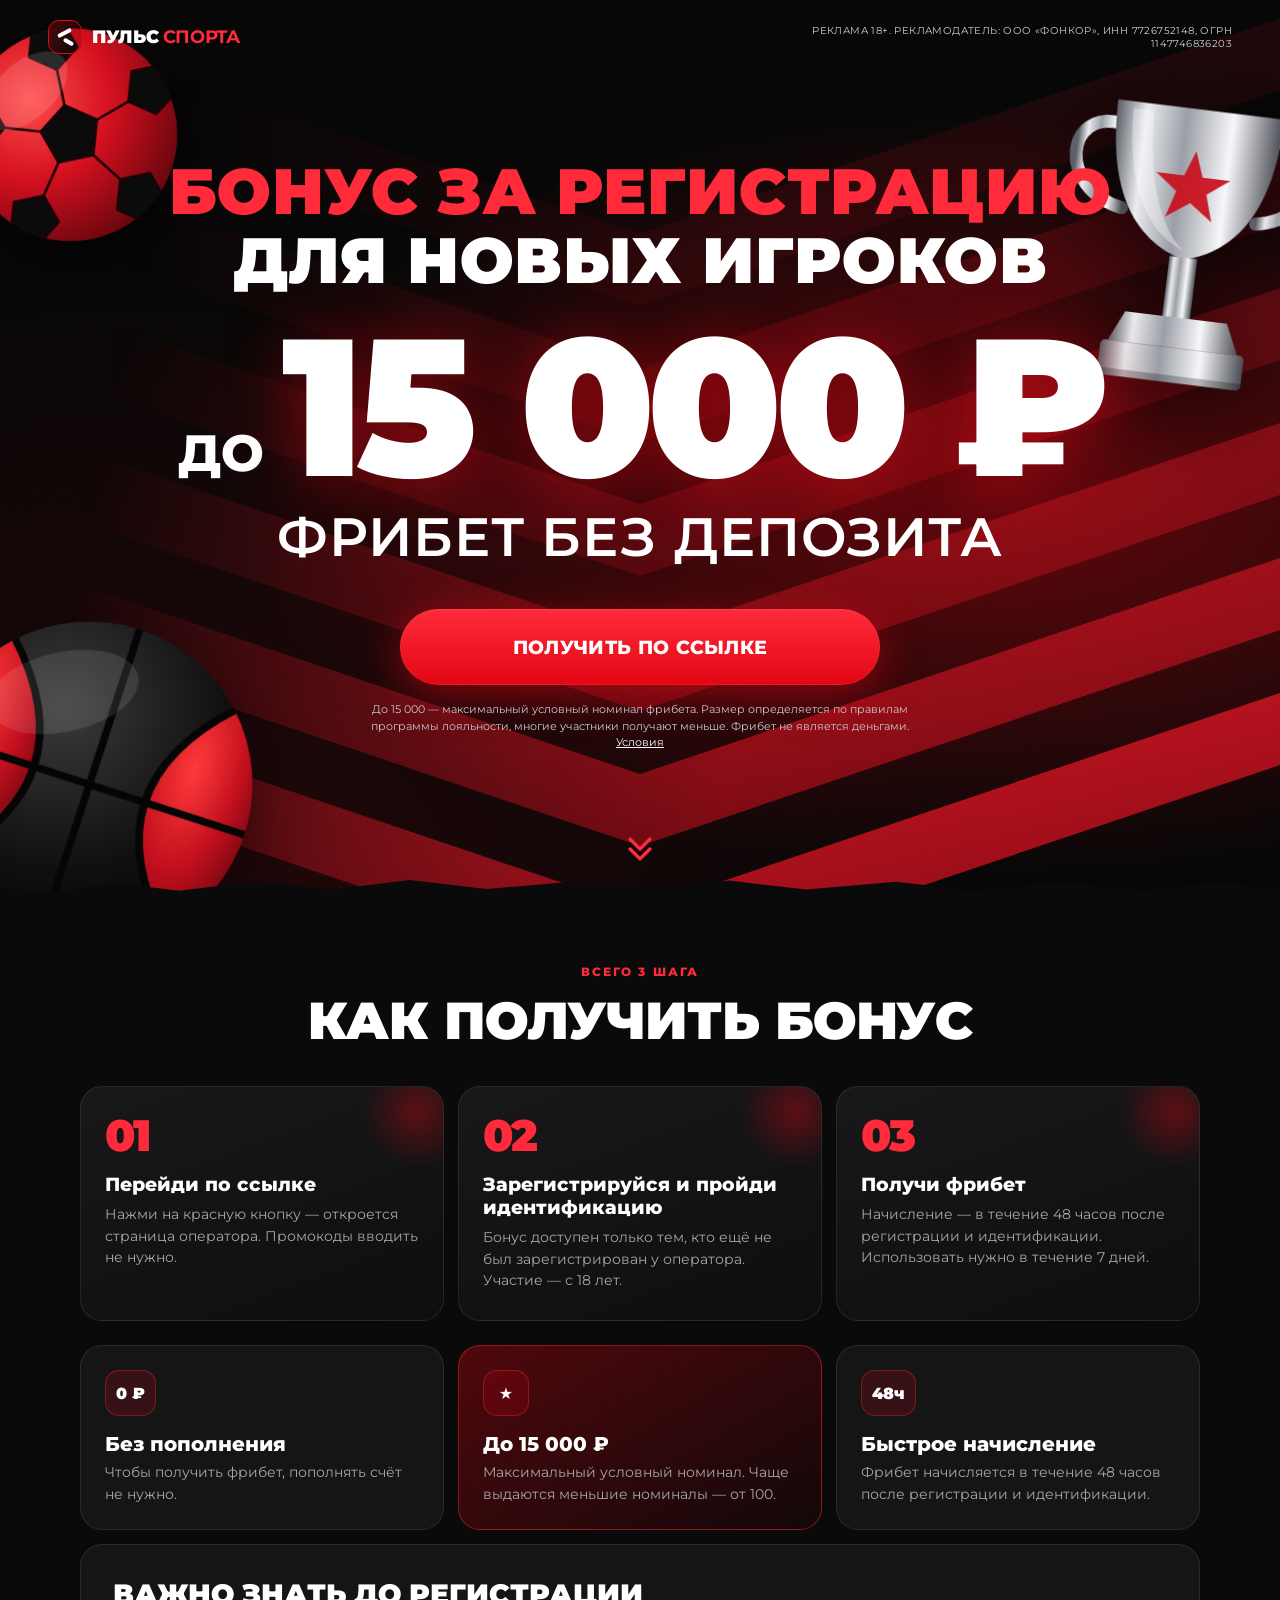
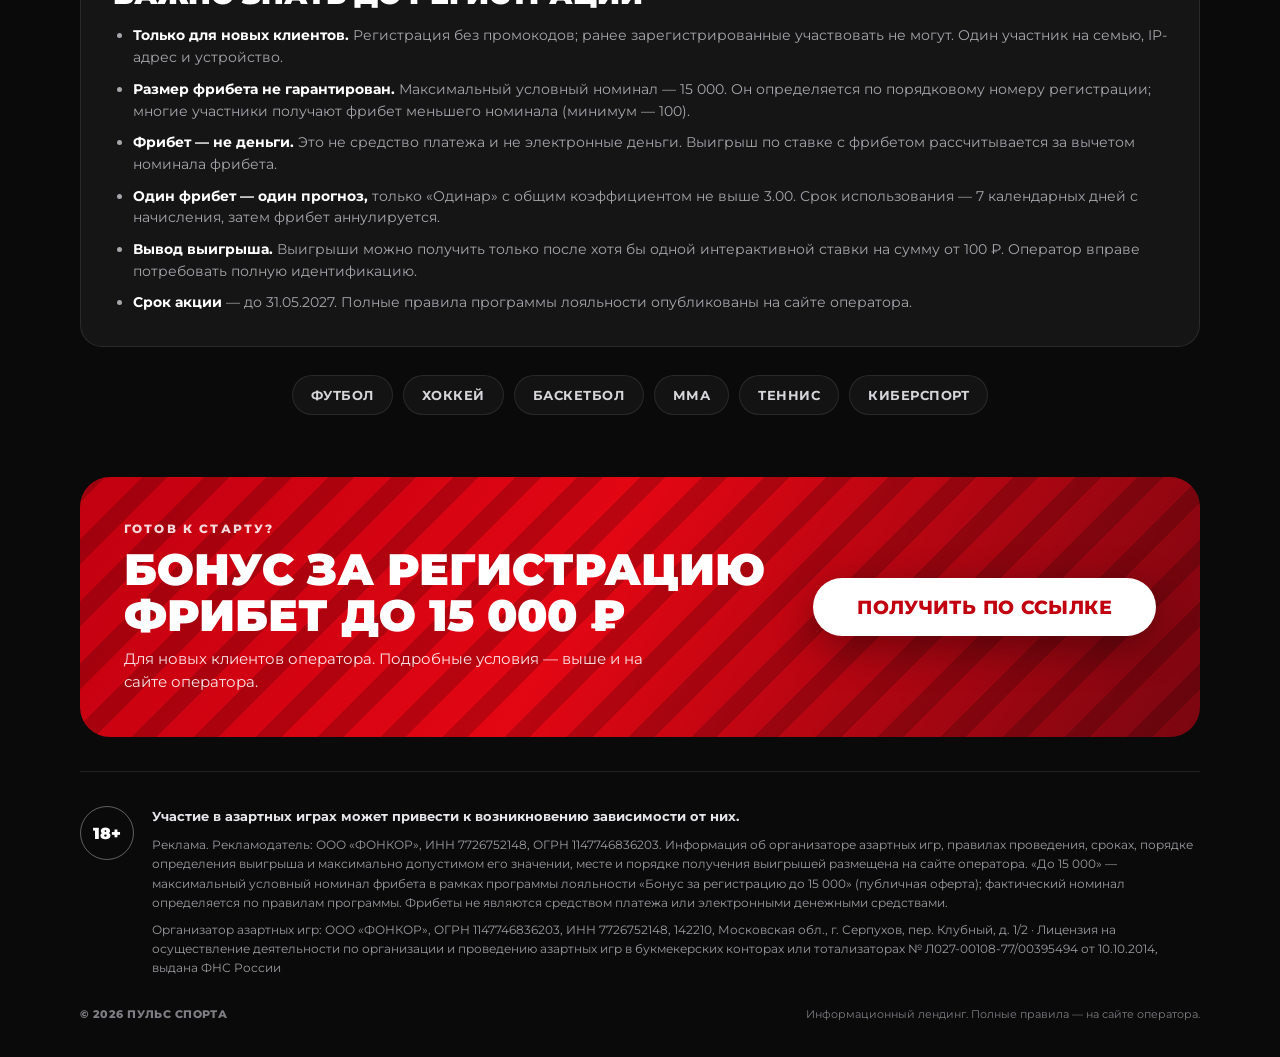
<file: index.html>
<!doctype html>
<html lang="ru">
<head>
  <meta charset="utf-8">
  <meta name="viewport" content="width=device-width,initial-scale=1,viewport-fit=cover">
  <meta name="theme-color" content="#0a0a0a">
  <meta name="color-scheme" content="dark">
  <meta name="robots" content="noindex,nofollow">
  <meta name="description" content="Фрибет до 15 000 ₽ без депозита для новых игроков. Переходи по ссылке и забирай бонус на старт.">
  <link rel="icon" href="./favicon.svg" type="image/svg+xml">
  <link rel="icon" href="./favicon-32.png" type="image/png" sizes="32x32">
  <link rel="icon" href="./favicon.ico" sizes="any">
  <link rel="apple-touch-icon" href="./apple-touch-icon.png">
  <title>Фрибет до 15 000 ₽ без депозита — Пульс Спорта</title>
  <script>document.documentElement.classList.add("js")</script>
  <!-- Yandex.Metrika counter -->
  <script type="text/javascript">
    window.dataLayer = window.dataLayer || [];
    (function(m,e,t,r,i,k,a){
        m[i]=m[i]||function(){(m[i].a=m[i].a||[]).push(arguments)};
        m[i].l=1*new Date();
        for (var j = 0; j < document.scripts.length; j++) {if (document.scripts[j].src === r) { return; }}
        k=e.createElement(t),a=e.getElementsByTagName(t)[0],k.async=1,k.src=r,a.parentNode.insertBefore(k,a)
    })(window, document,'script','https://mc.yandex.ru/metrika/tag.js?id=113568387', 'ym');

    ym(113568387, 'init', {ssr:true, webvisor:true, clickmap:true, ecommerce:"dataLayer", referrer: document.referrer, url: location.href, accurateTrackBounce:10000, trackLinks:true});
  </script>
  <!-- /Yandex.Metrika counter -->
  <link rel="preconnect" href="https://fonts.googleapis.com">
  <link rel="preconnect" href="https://fonts.gstatic.com" crossorigin>
  <link rel="stylesheet" href="https://fonts.googleapis.com/css2?family=Montserrat:wght@500;700;800;900&display=swap">
  <link rel="stylesheet" href="./styles.css">
  <script src="./config.js" defer></script>
  <script src="./app.js" defer></script>
</head>
<body>

<!-- Графика (SVG): мячи, кубок, шевроны. Всё нарисовано с нуля, без чужих логотипов -->
<svg width="0" height="0" style="position:absolute" aria-hidden="true" focusable="false">
  <defs>
    <radialGradient id="gBallRed" cx=".35" cy=".3" r=".85">
      <stop offset="0" stop-color="#ff4a4a"/><stop offset=".45" stop-color="#d3101f"/><stop offset="1" stop-color="#4a0309"/>
    </radialGradient>
    <radialGradient id="gBallDark" cx=".35" cy=".3" r=".9">
      <stop offset="0" stop-color="#3b3b3b"/><stop offset=".55" stop-color="#101010"/><stop offset="1" stop-color="#000"/>
    </radialGradient>
    <radialGradient id="gOrange" cx=".35" cy=".3" r=".9">
      <stop offset="0" stop-color="#ff3a3a"/><stop offset=".5" stop-color="#c10f1d"/><stop offset="1" stop-color="#52040b"/>
    </radialGradient>
    <linearGradient id="gSilver" x1="0" x2="1">
      <stop offset="0" stop-color="#5d6068"/><stop offset=".18" stop-color="#e9ebef"/><stop offset=".42" stop-color="#9b9ea6"/>
      <stop offset=".7" stop-color="#f6f7f9"/><stop offset="1" stop-color="#4b4e55"/>
    </linearGradient>
    <linearGradient id="gChev" x1="0" y1="0" x2="1" y2="1">
      <stop offset="0" stop-color="#ff1f2d"/><stop offset="1" stop-color="#7a0610"/>
    </linearGradient>
    <clipPath id="clipBall"><circle cx="100" cy="100" r="98"/></clipPath>
    <symbol id="ico-chevron" viewBox="0 0 24 24"><path d="M5 12h13M13 6l6 6-6 6" fill="none" stroke="currentColor" stroke-width="2.4" stroke-linecap="round" stroke-linejoin="round"/></symbol>
  </defs>
</svg>

<div class="site-shell">

  <header class="hero" id="top">
    <!-- фон: диагональные шевроны -->
    <svg class="chevrons" viewBox="0 0 100 100" preserveAspectRatio="none" aria-hidden="true">
      <g fill="url(#gChev)">
        <polygon opacity=".12" points="0,2 50,26 100,2 100,10 50,34 0,10"/>
        <polygon opacity=".2"  points="0,17 50,41 100,17 100,25 50,49 0,25"/>
        <polygon opacity=".32" points="0,32 50,56 100,32 100,40 50,64 0,40"/>
        <polygon opacity=".5"  points="0,47 50,71 100,47 100,55 50,79 0,55"/>
        <polygon opacity=".7"  points="0,62 50,86 100,62 100,70 50,94 0,70"/>
        <polygon opacity=".9"  points="0,77 50,101 100,77 100,85 50,109 0,85"/>
      </g>
    </svg>
    <div class="grain" aria-hidden="true"></div>

    <!-- мяч футбольный -->
    <svg class="deco ball-soccer" viewBox="0 0 200 200" aria-hidden="true">
      <g clip-path="url(#clipBall)">
        <circle cx="100" cy="100" r="98" fill="url(#gBallRed)"/>
        <g fill="#0b0b0b" stroke="#1a0205" stroke-width="2" stroke-linejoin="round">
          <polygon points="100,72 126.6,91.3 116.5,122.7 83.5,122.7 73.4,91.3"/>
          <g id="outerPatch"><polygon points="100,39 122.8,22.4 114.1,-4.4 85.9,-4.4 77.2,22.4"/></g>
          <use href="#outerPatch" transform="rotate(72 100 100)"/>
          <use href="#outerPatch" transform="rotate(144 100 100)"/>
          <use href="#outerPatch" transform="rotate(216 100 100)"/>
          <use href="#outerPatch" transform="rotate(288 100 100)"/>
        </g>
        <g stroke="#1a0205" stroke-width="2.4" fill="none" stroke-linecap="round">
          <path id="seam" d="M100 72V39"/>
          <use href="#seam" transform="rotate(72 100 100)"/><use href="#seam" transform="rotate(144 100 100)"/>
          <use href="#seam" transform="rotate(216 100 100)"/><use href="#seam" transform="rotate(288 100 100)"/>
        </g>
        <ellipse cx="68" cy="52" rx="46" ry="26" fill="#fff" opacity=".13" transform="rotate(-30 68 52)"/>
      </g>
    </svg>

    <!-- мяч баскетбольный -->
    <svg class="deco ball-basket" viewBox="0 0 200 200" aria-hidden="true">
      <g clip-path="url(#clipBall)">
        <circle cx="100" cy="100" r="98" fill="url(#gBallDark)"/>
        <path d="M30 30Q100 100 30 170A99 99 0 0 1 30 30Z" fill="url(#gOrange)"/>
        <path d="M170 30Q100 100 170 170A99 99 0 0 0 170 30Z" fill="url(#gOrange)"/>
        <g stroke="#050505" stroke-width="4.5" fill="none" stroke-linecap="round">
          <path d="M100 2V198M2 100H198M30 30Q100 100 30 170M170 30Q100 100 170 170"/>
        </g>
        <ellipse cx="68" cy="52" rx="46" ry="24" fill="#fff" opacity=".1" transform="rotate(-30 68 52)"/>
      </g>
    </svg>

    <!-- кубок (без эмблем) -->
    <svg class="deco trophy" viewBox="0 0 220 280" aria-hidden="true">
      <g fill="none" stroke="url(#gSilver)" stroke-width="11" stroke-linecap="round">
        <path d="M44 36C-6 28-6 98 52 108"/><path d="M176 36C226 28 226 98 168 108"/>
      </g>
      <path d="M38 16H182C182 92 156 134 110 146C64 134 38 92 38 16Z" fill="url(#gSilver)"/>
      <path d="M52 22H70C72 80 86 118 108 138C78 126 54 92 52 22Z" fill="#fff" opacity=".35"/>
      <polygon points="110,52 118,74 142,74 123,88 130,111 110,97 90,111 97,88 78,74 102,74" fill="#c9101d" opacity=".92"/>
      <rect x="98" y="144" width="24" height="52" fill="url(#gSilver)"/>
      <path d="M66 196H154L166 222H54Z" fill="url(#gSilver)"/>
      <rect x="48" y="222" width="124" height="30" rx="4" fill="url(#gSilver)"/>
      <rect x="48" y="246" width="124" height="6" fill="#000" opacity=".25"/>
    </svg>

    <div class="topbar">
      <a class="brand" href="#top" aria-label="Пульс Спорта — наверх">
        <span class="brand-mark" aria-hidden="true"><i></i><b></b></span>
        <span>ПУЛЬС <strong>СПОРТА</strong></span>
      </a>
      <p class="ad-line">Реклама 18+. Рекламодатель: <span data-cfg="advertiser">[Рекламодатель]</span><span id="erid"></span></p>
    </div>

    <div class="hero-inner">
      <h1>
        <span class="h1-red">Бонус за регистрацию</span>
        <span class="h1-white">для новых игроков</span>
      </h1>

      <div class="amount" aria-label="Фрибет до 15 000 рублей">
        <small>до</small>
        <b data-cfg="bonus.amount">15 000 ₽</b>
      </div>
      <p class="amount-sub" data-cfg="bonus.type">ФРИБЕТ БЕЗ ДЕПОЗИТА</p>

      <a class="btn-pill js-offer" href="#" data-source="hero">ПОЛУЧИТЬ ПО ССЫЛКЕ</a>
      <p class="hero-note">До 15 000 — максимальный условный номинал фрибета. Размер определяется по правилам программы лояльности, многие участники получают меньше. Фрибет не является деньгами. <a href="#rules">Условия</a></p>

      <a class="scroll-hint" href="#how" aria-label="Узнать подробнее">
        <svg viewBox="0 0 24 24" aria-hidden="true"><path d="M5 5l7 7 7-7M5 12l7 7 7-7" fill="none" stroke="currentColor" stroke-width="2.4" stroke-linecap="round" stroke-linejoin="round"/></svg>
      </a>
    </div>
    <div class="torn" aria-hidden="true"></div>
  </header>

  <main>
    <section class="section how" id="how">
      <div class="section-heading">
        <span class="kicker">ВСЕГО 3 ШАГА</span>
        <h2>Как получить бонус</h2>
      </div>
      <ol class="steps">
        <li class="step reveal">
          <span class="step-num">01</span>
          <h3>Перейди по ссылке</h3>
          <p>Нажми на красную кнопку — откроется страница оператора. Промокоды вводить не нужно.</p>
        </li>
        <li class="step reveal">
          <span class="step-num">02</span>
          <h3>Зарегистрируйся и пройди идентификацию</h3>
          <p>Бонус доступен только тем, кто ещё не был зарегистрирован у оператора. Участие — с 18 лет.</p>
        </li>
        <li class="step reveal">
          <span class="step-num">03</span>
          <h3>Получи фрибет</h3>
          <p>Начисление — в течение 48 часов после регистрации и идентификации. Использовать нужно в течение 7 дней.</p>
        </li>
      </ol>
    </section>

    <section class="section perks" aria-label="Преимущества">
      <article class="perk reveal">
        <span class="perk-ico">0 ₽</span>
        <h3>Без пополнения</h3>
        <p>Чтобы получить фрибет, пополнять счёт не нужно.</p>
      </article>
      <article class="perk perk-hot reveal">
        <span class="perk-ico">★</span>
        <h3>До <span data-cfg="bonus.amount">15 000 ₽</span></h3>
        <p>Максимальный условный номинал. Чаще выдаются меньшие номиналы — от 100.</p>
      </article>
      <article class="perk reveal">
        <span class="perk-ico">48ч</span>
        <h3>Быстрое начисление</h3>
        <p>Фрибет начисляется в течение 48 часов после регистрации и идентификации.</p>
      </article>
    </section>

    <section class="section rules reveal" id="rules" aria-label="Важные условия">
      <h2>Важно знать до регистрации</h2>
      <ul>
        <li><b>Только для новых клиентов.</b> Регистрация без промокодов; ранее зарегистрированные участвовать не могут. Один участник на семью, IP-адрес и устройство.</li>
        <li><b>Размер фрибета не гарантирован.</b> Максимальный условный номинал — 15 000. Он определяется по порядковому номеру регистрации; многие участники получают фрибет меньшего номинала (минимум — 100).</li>
        <li><b>Фрибет — не деньги.</b> Это не средство платежа и не электронные деньги. Выигрыш по ставке с фрибетом рассчитывается за вычетом номинала фрибета.</li>
        <li><b>Один фрибет — один прогноз,</b> только «Одинар» с общим коэффициентом не выше 3.00. Срок использования — 7 календарных дней с начисления, затем фрибет аннулируется.</li>
        <li><b>Вывод выигрыша.</b> Выигрыши можно получить только после хотя бы одной интерактивной ставки на сумму от 100 ₽. Оператор вправе потребовать полную идентификацию.</li>
        <li><b>Срок акции</b> — до 31.05.2027. Полные правила программы лояльности опубликованы на сайте оператора.</li>
      </ul>
    </section>

    <section class="section sports-strip reveal" aria-label="Виды спорта">
      <span class="sport-chip">Футбол</span>
      <span class="sport-chip">Хоккей</span>
      <span class="sport-chip">Баскетбол</span>
      <span class="sport-chip">ММА</span>
      <span class="sport-chip">Теннис</span>
      <span class="sport-chip">Киберспорт</span>
    </section>

    <section class="section final-cta reveal">
      <div class="final-text">
        <span class="kicker">ГОТОВ К СТАРТУ?</span>
        <h2>Бонус за регистрацию <span data-cfg="bonus.short">до 15 000 ₽</span></h2>
        <p>Для новых клиентов оператора. Подробные условия — выше и на сайте оператора.</p>
      </div>
      <a class="btn-pill btn-pill-light js-offer" href="#" data-source="final">ПОЛУЧИТЬ ПО ССЫЛКЕ</a>
    </section>

    <section class="legal section" aria-label="Юридическая информация">
      <div class="age">18+</div>
      <div>
        <p class="legal-warn"><strong>Участие в азартных играх может привести к возникновению зависимости от них.</strong></p>
        <p>Реклама. Рекламодатель: <span data-cfg="advertiser">[Рекламодатель]</span>. Информация об организаторе азартных игр, правилах проведения, сроках, порядке определения выигрыша и максимально допустимом его значении, месте и порядке получения выигрышей размещена на сайте оператора. «До 15 000» — максимальный условный номинал фрибета в рамках программы лояльности «Бонус за регистрацию до 15 000» (публичная оферта); фактический номинал определяется по правилам программы. Фрибеты не являются средством платежа или электронными денежными средствами.</p>
        <p><span data-cfg="operatorName">[Юридическое лицо оператора]</span> · <span data-cfg="licenseText">[Номер лицензии и орган, выдавший лицензию]</span></p>
      </div>
    </section>
  </main>

  <footer>
    <span>© <span id="year"></span> ПУЛЬС СПОРТА</span>
    <span>Информационный лендинг. Полные правила — на сайте оператора.</span>
  </footer>
</div>

<div class="mobile-sticky" id="mobileSticky">
  <div><small>Новым игрокам</small><b data-cfg="bonus.short">Фрибет до 15 000 ₽</b></div>
  <a class="btn-pill btn-pill-sm js-offer" href="#" data-source="sticky">ЗАБРАТЬ</a>
</div>

<noscript><div><img src="https://mc.yandex.ru/watch/113568387" style="position:absolute; left:-9999px;" alt="" /></div></noscript>
</body>
</html>
</file>
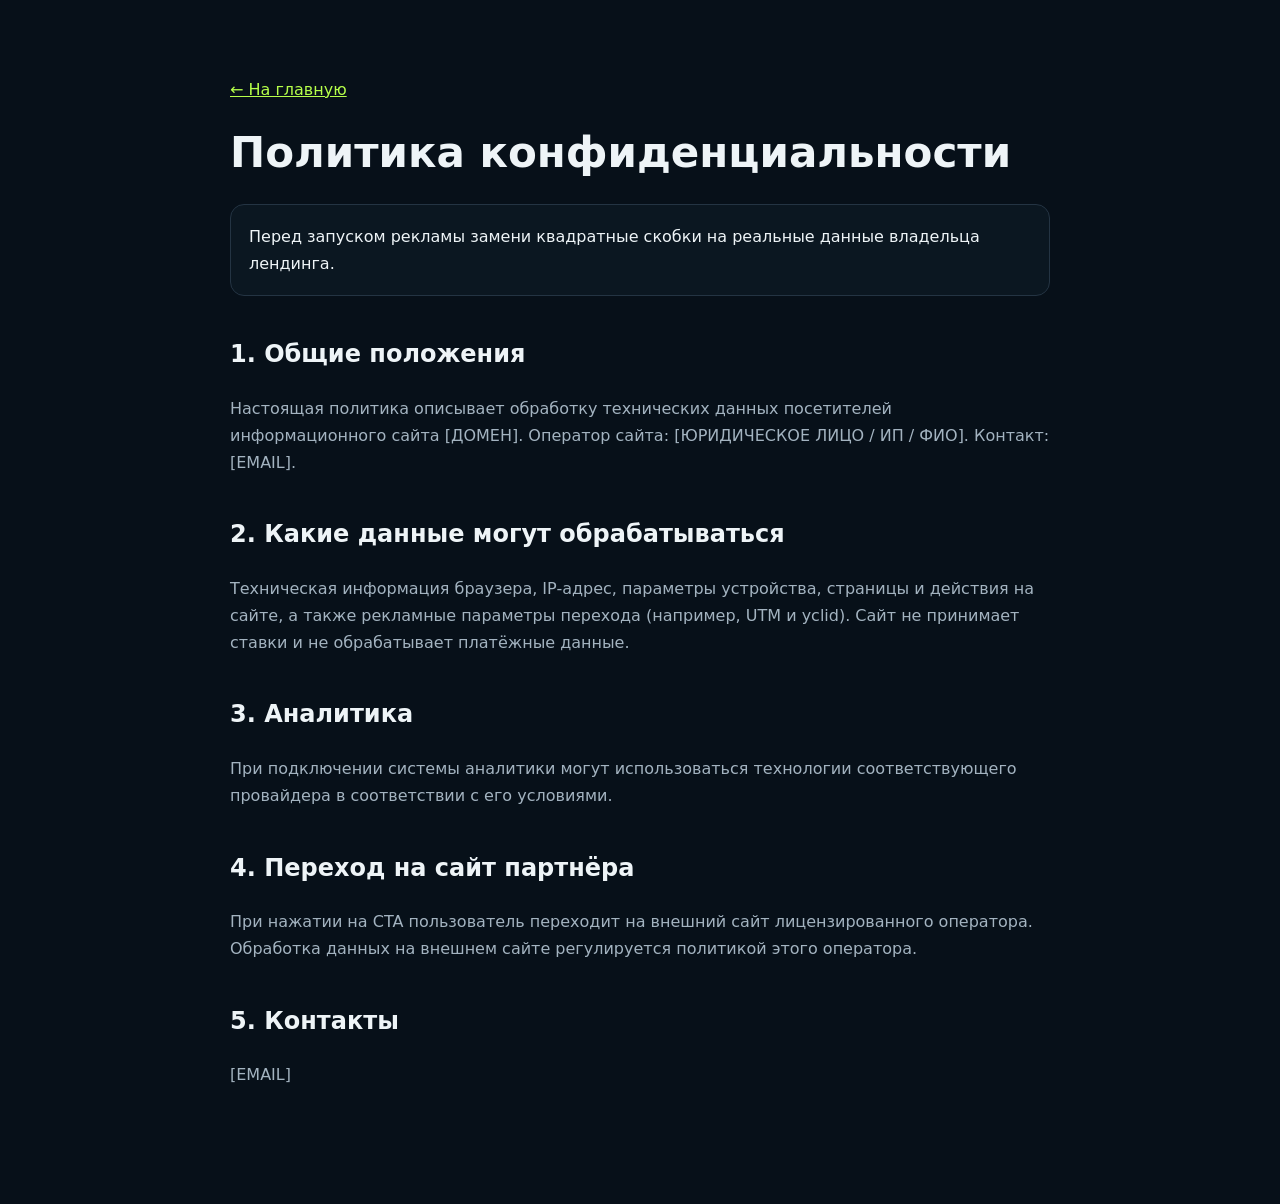
<file: privacy.html>
<!doctype html><html lang="ru"><head><meta charset="utf-8"><meta name="viewport" content="width=device-width,initial-scale=1"><title>Политика конфиденциальности — PulseMatch</title><style>body{margin:0;background:#071019;color:#eef4f7;font:16px/1.7 system-ui,-apple-system,Segoe UI,sans-serif}.w{max-width:820px;margin:auto;padding:60px 24px 100px}a{color:#b6ff4a}h1{font-size:42px;line-height:1.05}h2{margin-top:38px}p,li{color:#a3b3c0}.note{padding:18px;border:1px solid #243443;border-radius:14px;background:#0b1721}</style></head><body><main class="w"><p><a href="index.html">← На главную</a></p><h1>Политика конфиденциальности</h1><div class="note">Перед запуском рекламы замени квадратные скобки на реальные данные владельца лендинга.</div><h2>1. Общие положения</h2><p>Настоящая политика описывает обработку технических данных посетителей информационного сайта [ДОМЕН]. Оператор сайта: [ЮРИДИЧЕСКОЕ ЛИЦО / ИП / ФИО]. Контакт: [EMAIL].</p><h2>2. Какие данные могут обрабатываться</h2><p>Техническая информация браузера, IP-адрес, параметры устройства, страницы и действия на сайте, а также рекламные параметры перехода (например, UTM и yclid). Сайт не принимает ставки и не обрабатывает платёжные данные.</p><h2>3. Аналитика</h2><p>При подключении системы аналитики могут использоваться технологии соответствующего провайдера в соответствии с его условиями.</p><h2>4. Переход на сайт партнёра</h2><p>При нажатии на CTA пользователь переходит на внешний сайт лицензированного оператора. Обработка данных на внешнем сайте регулируется политикой этого оператора.</p><h2>5. Контакты</h2><p>[EMAIL]</p></main></body></html>
</file>
<file: styles.css>
:root{
  --bg:#0a0a0a; --bg2:#121212; --card:#151516; --line:rgba(255,255,255,.09);
  --text:#fff; --muted:#a6a6ab; --red:#e30613; --red2:#ff2b3a; --red-dark:#7a0610;
  --font:"Montserrat",Inter,ui-sans-serif,system-ui,-apple-system,"Segoe UI",Arial,sans-serif;
  --safe-bottom:max(12px,env(safe-area-inset-bottom));
}
*{box-sizing:border-box}
html{scroll-behavior:smooth}
body{margin:0;background:var(--bg);color:var(--text);font-family:var(--font);-webkit-font-smoothing:antialiased;overflow-x:hidden}
a{color:inherit;text-decoration:none}
a,button{-webkit-tap-highlight-color:transparent}
h1,h2,h3,p{margin:0}
.site-shell{width:100%;overflow:hidden}

/* ================= HERO ================= */
.hero{
  position:relative;min-height:100svh;max-height:980px;
  display:flex;flex-direction:column;overflow:hidden;
  background:
    radial-gradient(ellipse at 78% 55%,rgba(227,6,19,.38),transparent 55%),
    radial-gradient(ellipse at 10% 100%,rgba(227,6,19,.12),transparent 50%),
    #060606;
  isolation:isolate;
}
.chevrons{position:absolute;inset:0;width:100%;height:100%;z-index:-3;
  -webkit-mask-image:linear-gradient(100deg,transparent 12%,#000 60%);mask-image:linear-gradient(100deg,transparent 12%,#000 60%)}
.grain{position:absolute;inset:0;z-index:-2;opacity:.22;mix-blend-mode:overlay;pointer-events:none;
  background-image:url("data:image/svg+xml;utf8,<svg xmlns='http://www.w3.org/2000/svg' width='220' height='220'><filter id='n'><feTurbulence type='fractalNoise' baseFrequency='.9' numOctaves='2' stitchTiles='stitch'/><feColorMatrix values='0 0 0 0 1  0 0 0 0 1  0 0 0 0 1  0 0 0 .9 0'/></filter><rect width='100%' height='100%' filter='url(%23n)'/></svg>")}

.deco{position:absolute;z-index:-1;pointer-events:none;filter:drop-shadow(0 24px 40px rgba(0,0,0,.6))}
.ball-soccer{width:clamp(130px,17vw,250px);left:clamp(-70px,-3vw,-20px);top:clamp(-10px,2vw,30px);transform:rotate(-12deg);animation:floatA 7s ease-in-out infinite}
.ball-basket{width:clamp(180px,26vw,380px);left:clamp(-110px,-6vw,-30px);bottom:clamp(-90px,-4vw,-30px);transform:rotate(18deg);animation:floatB 8s ease-in-out infinite}
.trophy{width:clamp(130px,20vw,300px);right:clamp(-70px,-2.5vw,0px);top:clamp(70px,10vh,140px);transform:rotate(7deg);animation:floatA 9s ease-in-out infinite}
@keyframes floatA{50%{translate:0 -10px}}
@keyframes floatB{50%{translate:0 10px}}

.topbar{display:flex;align-items:center;justify-content:space-between;gap:16px;padding:20px clamp(16px,4vw,48px) 0}
.brand{display:flex;align-items:center;gap:10px;font-weight:900;letter-spacing:-.02em;font-size:18px;text-transform:uppercase}
.brand strong{color:var(--red2)}
.brand-mark{width:34px;height:34px;border-radius:11px;border:1.5px solid var(--red);position:relative;background:linear-gradient(135deg,rgba(227,6,19,.3),rgba(0,0,0,.2))}
.brand-mark i,.brand-mark b{position:absolute;background:#fff;border-radius:4px}
.brand-mark i{width:15px;height:4px;left:8px;top:10px;transform:rotate(-28deg)}
.brand-mark b{width:11px;height:4px;left:14px;top:19px;transform:rotate(30deg)}
.ad-line{font-size:10px;line-height:1.35;letter-spacing:.04em;text-transform:uppercase;color:#cfcfd3;text-align:right;max-width:420px}

.hero-inner{flex:1;display:flex;flex-direction:column;align-items:center;justify-content:center;text-align:center;padding:24px 18px 70px;position:relative}
h1{font-weight:900;text-transform:uppercase;letter-spacing:.01em;line-height:1.08;font-size:clamp(26px,5.2vw,64px);margin-bottom:clamp(8px,2vw,24px)}
h1 span{display:block}
.h1-red{color:var(--red2)}
.amount{display:flex;align-items:flex-end;justify-content:center;gap:clamp(6px,1.4vw,18px);line-height:.9}
.amount small{font-weight:800;font-size:clamp(20px,4vw,52px);text-transform:uppercase;padding-bottom:.35em}
.amount b{font-weight:900;font-size:clamp(58px,15.2vw,210px);letter-spacing:-.04em;white-space:nowrap;
  text-shadow:0 8px 60px rgba(227,6,19,.45)}
.amount-sub{font-weight:600;text-transform:uppercase;letter-spacing:.02em;font-size:clamp(20px,4.2vw,56px);margin:clamp(2px,.8vw,10px) 0 clamp(20px,3.4vw,40px)}

.btn-pill{
  display:inline-flex;align-items:center;justify-content:center;min-height:58px;padding:0 44px;border-radius:999px;
  background:linear-gradient(180deg,var(--red2),var(--red));color:#fff;font-weight:800;font-size:clamp(14px,1.6vw,19px);letter-spacing:.02em;
  box-shadow:0 0 0 1px rgba(255,255,255,.08) inset,0 10px 40px rgba(227,6,19,.5);
  transition:transform .18s ease,box-shadow .18s ease,filter .18s ease;cursor:pointer;border:0;
  animation:glow 2.6s ease-in-out infinite;
}
.btn-pill:hover{transform:translateY(-2px) scale(1.02);filter:brightness(1.08)}
.btn-pill:active{transform:scale(.98)}
.hero .btn-pill{min-width:min(480px,86vw);min-height:clamp(58px,6vw,76px)}
.btn-pill-light{background:#fff;color:#c10010;box-shadow:0 12px 40px rgba(0,0,0,.35);animation:none}
.btn-pill-sm{min-height:46px;padding:0 22px;font-size:12px}
@keyframes glow{50%{box-shadow:0 0 0 1px rgba(255,255,255,.08) inset,0 10px 56px rgba(255,43,58,.7)}}

.scroll-hint{position:absolute;bottom:34px;left:50%;translate:-50% 0;width:34px;height:34px;color:var(--red2);animation:bob 1.8s ease-in-out infinite}
.scroll-hint svg{width:100%;height:100%}
@keyframes bob{50%{translate:-50% 6px}}

.torn{position:absolute;left:0;right:0;bottom:-1px;height:30px;background:#0a0a0a;
  clip-path:polygon(0 100%,0 55%,4% 70%,9% 40%,14% 66%,20% 35%,26% 62%,32% 30%,38% 60%,44% 38%,50% 64%,57% 32%,63% 62%,70% 36%,76% 66%,83% 38%,89% 64%,95% 42%,100% 60%,100% 100%)}

/* ================= SECTIONS ================= */
.section{width:min(1120px,100% - 32px);margin:0 auto}
.kicker{display:block;font-size:12px;letter-spacing:.18em;font-weight:800;color:var(--red2)}
.section-heading{text-align:center;margin-bottom:34px}
.section-heading h2{font-size:clamp(30px,5vw,52px);font-weight:900;text-transform:uppercase;letter-spacing:-.01em;margin-top:10px}

.how{padding:64px 0 10px}
.steps{list-style:none;margin:0;padding:0;display:grid;grid-template-columns:repeat(3,1fr);gap:14px}
.step{position:relative;background:linear-gradient(160deg,#18181a,#0e0e0f);border:1px solid var(--line);border-radius:22px;padding:26px 24px 28px;overflow:hidden}
.step::after{content:"";position:absolute;right:-30px;top:-30px;width:110px;height:110px;border-radius:50%;background:radial-gradient(circle,rgba(227,6,19,.35),transparent 70%)}
.step-num{font-weight:900;font-size:44px;color:var(--red2);letter-spacing:-.04em;line-height:1}
.step h3{font-size:19px;font-weight:800;margin:16px 0 8px}
.step p{font-size:14px;line-height:1.55;color:var(--muted)}

.perks{display:grid;grid-template-columns:repeat(3,1fr);gap:14px;margin-top:14px}
.perk{background:var(--card);border:1px solid var(--line);border-radius:22px;padding:24px}
.perk-hot{background:linear-gradient(150deg,rgba(227,6,19,.32),rgba(20,8,9,.9));border-color:rgba(255,43,58,.45)}
.perk-ico{display:grid;place-items:center;min-width:46px;height:46px;padding:0 10px;width:max-content;border-radius:14px;background:rgba(227,6,19,.16);border:1px solid rgba(255,43,58,.35);color:#fff;font-weight:900;font-size:16px}
.perk h3{font-size:20px;font-weight:800;margin:16px 0 6px}
.perk p{font-size:14px;line-height:1.55;color:var(--muted)}

.sports-strip{display:flex;gap:10px;overflow:auto;padding:28px 0 6px;scrollbar-width:none;justify-content:center;flex-wrap:wrap}
.sports-strip::-webkit-scrollbar{display:none}
.sport-chip{border:1px solid var(--line);background:rgba(255,255,255,.04);border-radius:999px;padding:11px 18px;font-size:13px;font-weight:700;color:#d6d6da;text-transform:uppercase;letter-spacing:.04em}

.final-cta{margin-top:56px;border-radius:30px;padding:clamp(24px,4vw,44px);display:flex;align-items:center;justify-content:space-between;gap:28px;
  background:linear-gradient(120deg,#c10010 0%,#e30613 45%,#7a0610 100%);position:relative;overflow:hidden}
.final-cta::before{content:"";position:absolute;inset:0;opacity:.18;background:repeating-linear-gradient(135deg,#000 0 18px,transparent 18px 44px)}
.final-text,.final-cta .btn-pill{position:relative}
.final-cta .kicker{color:#fff;opacity:.85}
.final-cta h2{font-size:clamp(26px,4vw,44px);font-weight:900;text-transform:uppercase;line-height:1.05;margin:10px 0}
.final-cta p{opacity:.9;font-size:15px;line-height:1.5;max-width:560px}
.final-cta .btn-pill{flex-shrink:0}

.legal{display:grid;grid-template-columns:auto 1fr;gap:18px;padding:34px 0 8px;margin-top:34px;border-top:1px solid var(--line)}
.age{width:54px;height:54px;border-radius:50%;display:grid;place-items:center;border:1.5px solid rgba(255,255,255,.35);font-weight:900;font-size:16px}
.legal p{font-size:12px;line-height:1.6;color:#9b9ba1;margin:0 0 8px}
.legal .legal-warn{font-size:13px;color:#e6e6ea}
footer{width:min(1120px,100% - 32px);margin:0 auto;display:flex;justify-content:space-between;gap:16px;padding:14px 0 120px;color:#7d7d83;font-size:11px}
footer span:first-child{font-weight:800;letter-spacing:.04em}

.mobile-sticky{display:none}
.js .reveal{opacity:0;transform:translateY(14px);transition:opacity .5s ease,transform .5s ease}
.js .reveal.is-visible{opacity:1;transform:none}

/* ================= RESPONSIVE ================= */
@media (min-width:901px){ footer{padding-bottom:36px} }

@media (max-width:900px){
  .steps,.perks{grid-template-columns:1fr}
  .step,.perk{display:grid;grid-template-columns:auto 1fr;column-gap:16px;align-items:start}
  .final-cta{flex-direction:column;align-items:flex-start}
  .final-cta .btn-pill{width:100%}
  .ad-line{max-width:200px}
}

@media (max-width:620px){
  .hero{min-height:max(640px,100svh)}
  .topbar{padding:14px 14px 0;align-items:flex-start}
  .brand{font-size:15px}
  .brand-mark{width:30px;height:30px}
  .ad-line{font-size:8.5px;max-width:150px}
  .hero-inner{padding:6px 14px 70px}
  .ball-soccer{width:110px;left:-36px;top:78px}
  .ball-basket{width:210px;left:-90px;bottom:-60px}
  .trophy{width:130px;right:-34px;top:auto;bottom:90px;opacity:.9}
  .scroll-hint{bottom:22px}
  .section{width:calc(100% - 28px)}
  .how{padding-top:44px}
  .step{padding:20px 18px}
  .step-num{font-size:34px}
  .step h3{margin:0 0 6px;font-size:17px}
  .step p{grid-column:2;font-size:13px}
  .perk-ico{grid-row:span 2}
  .perk h3{margin:0 0 4px;font-size:17px}
  .perk p{grid-column:2;font-size:13px}
  .legal{grid-template-columns:1fr}
  .age{width:46px;height:46px}
  footer{flex-direction:column;width:calc(100% - 28px)}

  .mobile-sticky{position:fixed;z-index:100;left:10px;right:10px;bottom:var(--safe-bottom);
    display:flex;align-items:center;justify-content:space-between;gap:10px;padding:8px 8px 8px 16px;
    border:1px solid rgba(255,255,255,.12);border-radius:999px;background:rgba(12,12,12,.92);backdrop-filter:blur(14px);
    box-shadow:0 18px 60px rgba(0,0,0,.55);transform:translateY(140%);transition:transform .3s ease}
  .mobile-sticky.is-on{transform:none}
  .mobile-sticky div{min-width:0}
  .mobile-sticky small,.mobile-sticky b{display:block;white-space:nowrap;overflow:hidden;text-overflow:ellipsis}
  .mobile-sticky small{font-size:9px;color:var(--muted);text-transform:uppercase;letter-spacing:.06em}
  .mobile-sticky b{font-size:13px;margin-top:2px}
}

@media (prefers-reduced-motion:reduce){
  *{animation:none!important;scroll-behavior:auto!important}
  .js .reveal{opacity:1;transform:none}
}

/* ---- правила и примечания ---- */
.hero-note{max-width:560px;margin:16px auto 0;font-size:11px;line-height:1.5;color:#c9c9ce}
.hero-note a{color:#fff;text-decoration:underline}
.rules{margin-top:14px;background:var(--card);border:1px solid var(--line);border-radius:22px;padding:clamp(20px,3vw,32px)}
.rules h2{font-size:clamp(20px,3vw,28px);font-weight:900;text-transform:uppercase;margin-bottom:14px}
.rules ul{margin:0;padding-left:20px;display:grid;gap:10px}
.rules li{font-size:14px;line-height:1.55;color:var(--muted)}
.rules li b{color:#fff}
@media (max-width:620px){.hero-note{font-size:10px;margin-top:12px}.rules li{font-size:13px}}
</file>
